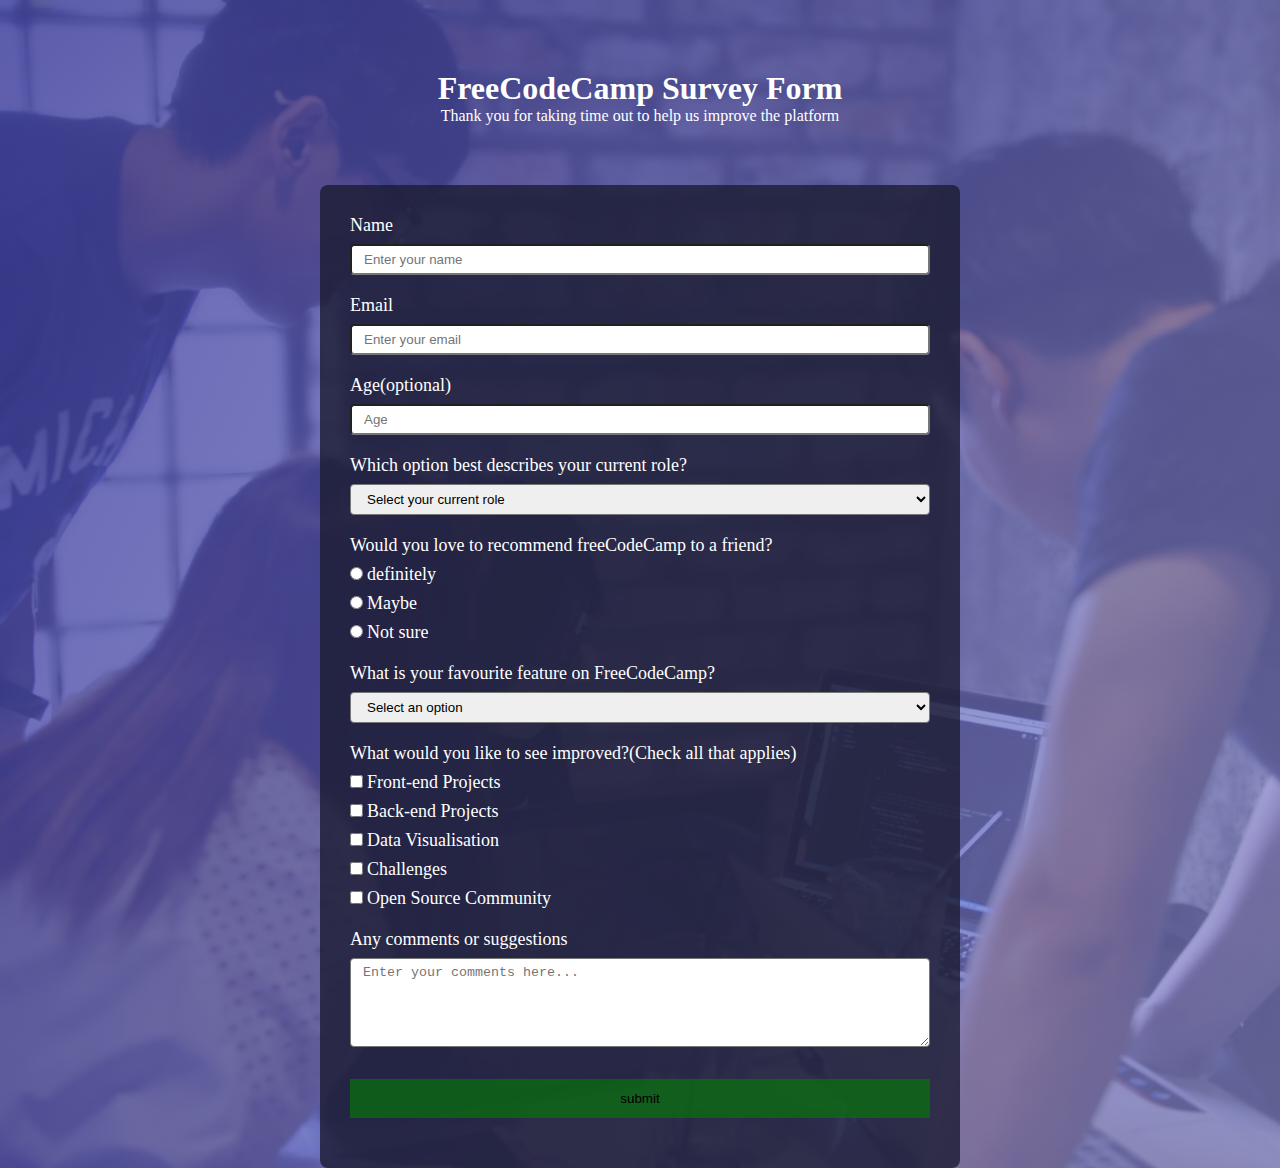
<file: index.html>
<!DOCTYPE html>
<html lang="en">
<head>
    <meta charset="UTF-8">
    <meta http-equiv="X-UA-Compatible" content="IE=edge">
    <meta name="viewport" content="width=device-width, initial-scale=1.0">
    <link rel="stylesheet" href="css/style.css">
    <title>FreeCodeCamp Survey Form</title>
</head>
<body>
    <section id="page-body">
        <div id="page-header">
            <h1>FreeCodeCamp Survey Form</h1>
            <p>Thank you for taking time out to help us improve the platform</p>
        </div>
        <div id="form-container">
            <form action="">
                <div class="input-box">
                    <label for="name">Name</label>
                    <br>
                    <input type="text" id="name" placeholder="Enter your name">
                </div>
                <div class="input-box">
                    <label for="email">Email</label>
                    <br>
                    <input type="email" id="email" placeholder="Enter your email">
                </div>
                <div class="input-box">
                    <label for="age">Age(optional)</label>
                    <br>
                    <input type="number" id="age" placeholder="Age">
                </div>
                <div class="input-box">
                    <label for="currentRole" id="current role">Which option best describes your current role?</label><br>
                    <select name="" id="currentRole">
                        <option value="">Select your current role</option>
                        <option value="">Student</option>
                        <option value="">Full Time Job</option>
                        <option value="">Full Time Learning</option>
                        <option value="">Prefer not to say</option>
                        <option value="">Others</option>
                    </select>
                </div>
                <div class=input-box>
                    <label for="recommend">Would you love to recommend freeCodeCamp to a friend?</label><br>
                    <div class="radio-input">
                        <input type="radio">
                        <label>definitely</label>
                    </div>
                    <div class="radio-input">
                        <input type="radio">
                        <label>Maybe</label>
                    </div>
                    <div class="radio-input">
                        <input type="radio">
                        <label>Not sure</label>
                    </div>
                </div>
                <div class="input-box">
                    <label for="favFeature">What is your favourite feature on FreeCodeCamp?</label><br>
                    <select name="" id="favFeature">
                        <option value="">Select an option</option>
                        <option value="">Challenges</option>
                        <option value="">Projects</option>
                        <option value="">Community</option>
                        <option value="">Open Source</option>
                    </select>
                </div>
                <div class="input-box">
                    <label for="improvement">What would you like to see improved?(Check all that applies)</label>
                    <br>
                    <div class="check-input">
                    <input type="checkbox">
                    <label>Front-end Projects</label>
                </div>
                <div class="check-input">
                    <input type="checkbox">
                    <label>Back-end Projects</label>
                </div>
                <div class="check-input">
                    <input type="checkbox">
                    <label>Data Visualisation</label>
                </div>
                <div class="check-input">
                    <input type="checkbox">
                    <label>Challenges</label>
                </div>
                    <div class="check-input">
                        <input type="checkbox">
                        <label>Open Source Community</label>
                    </div>

                </div>
                <div class="input-box">
                    <label for="comments">Any comments or suggestions</label><br>
                    <textarea name="" id="" rows="5" maxlength="300" placeholder="Enter your comments here..."></textarea>
                </div>
                <div class="input-box">
                <input type="submit" value="submit">
                </div>
            </form>
        </div>
    </section>
</body>
</html>
</file>
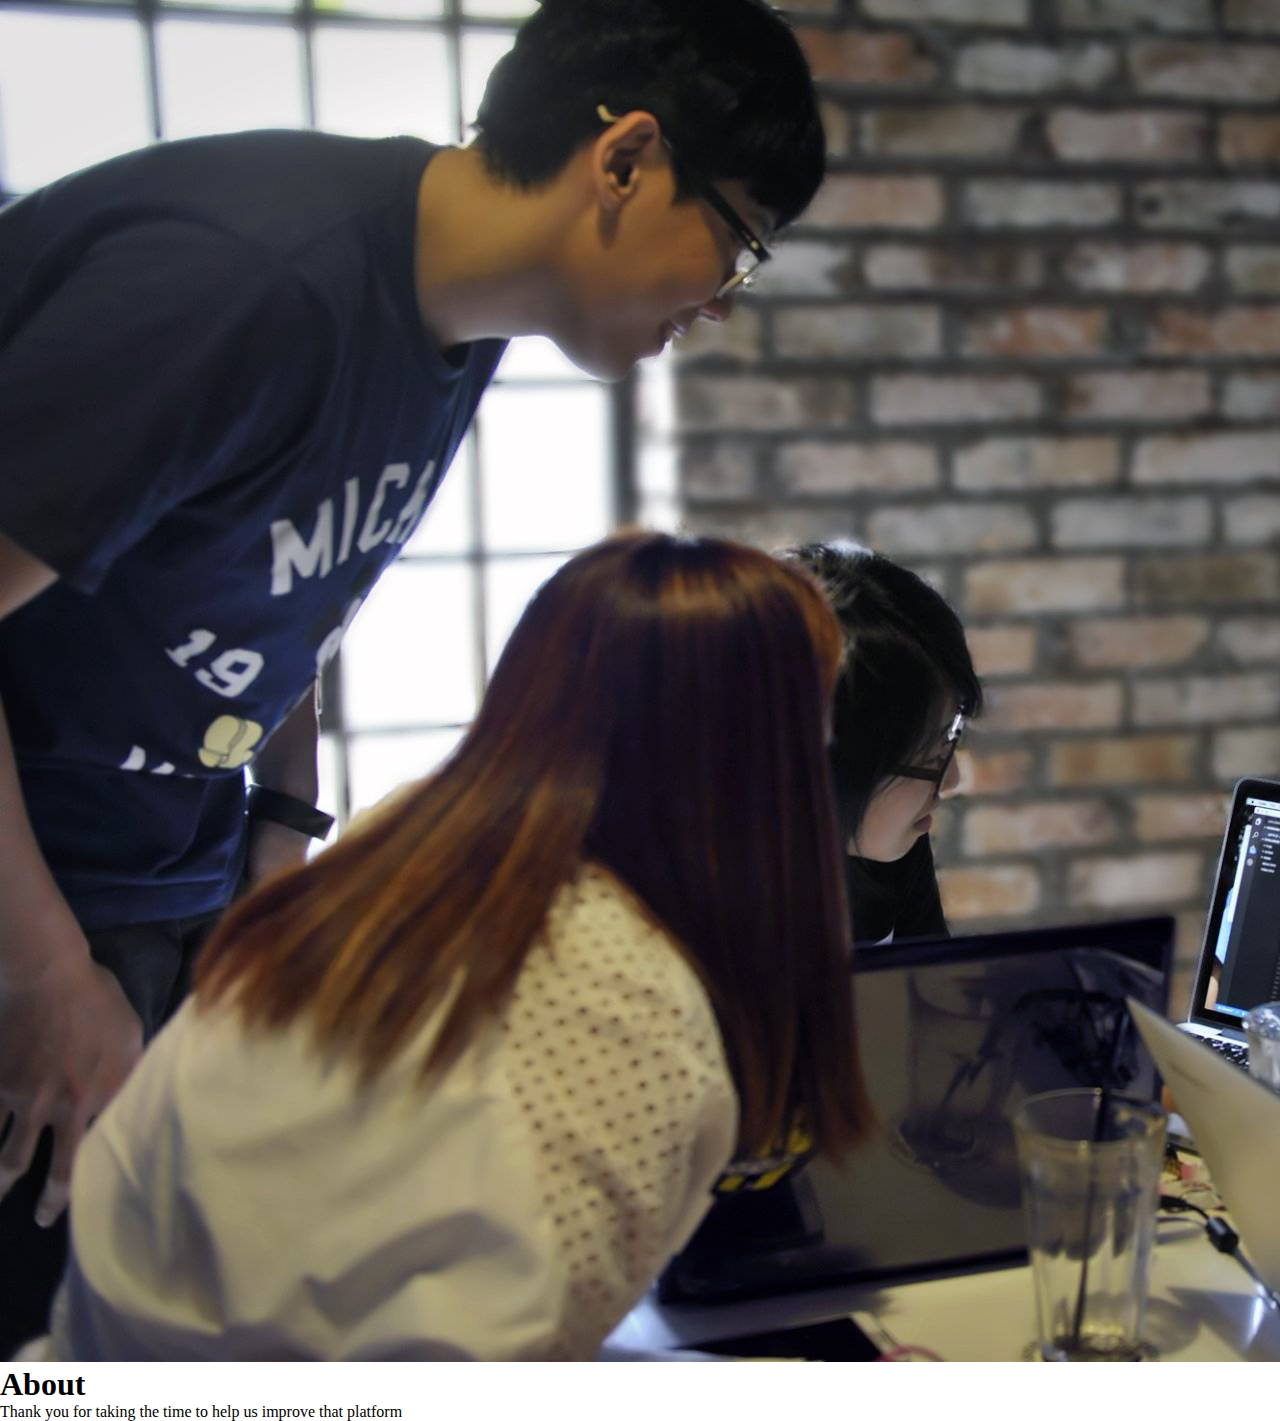
<file: js/about.html>
<!DOCTYPE html>
<html lang="en">
<head>
    <meta charset="UTF-8">
    <meta http-equiv="X-UA-Compatible" content="IE=edge">
    <meta name="viewport" content="width=device-width, initial-scale=1.0">
    <link rel="stylesheet" href="css/about.css">
    <title>About</title>
</head>
<body>
    <section class="flex container">
       <div class="image.box">
           <img src="img/survey-form-background.jpeg" alt="page background">
       </div>
       <div class="form-box">
        <h1>About</h1>
        <p>Thank you for taking the time to help us improve that platform</p>

        
       </div>
    </section>
</body>
</html>
</file>
<file: css/style.css>
* {
    padding: 0;
    margin: 0;
    box-sizing: border-box;
}

#page-body {
    background: linear-gradient( 115deg, rgba(58, 58, 158, 0.8), rgba(136, 136, 206, 0.7) ), url(../img/survey-form-background.jpeg);
    min-height: 100vh;
    background-size: cover;
    background-position: center;
    background-repeat: no-repeat;
    color: #ffffff;
}

#page-header {
    text-align: center;
    padding: 70px 0 60px 0;
}

#form-container {
    width: 50%;
    margin: 0 auto;
    background-color: rgba(27, 27, 50, 0.8);
    padding: 30px;
    border-radius: 8px;
}

input[type="text"], input[type="email"], input[type="number"], select, textarea, input[type="submit"] {
    width: 100%;
    margin-top: 8px;
}

input[type="text"], input[type="email"], input[type="number"], select, textarea {
    padding: 6px 12px;
    border-radius: 4px;
    outline: none;
}

input[type="text"]:focus {
    outline: none;
}
.input-box {
    margin-bottom: 20px;
}
       
label {
    font-size: 18px;
}

.radio-input, .check-input {
    margin-top: 8px;
}

input[type="submit"] {
    padding: 12px;
    background-color: rgba(0, 128, 0, 0.603);
    cursor: pointer;
    color: black;
    border: none;
}
</file>
<file: js/css/about.css>
* {
   margin: 0;
   padding: 0;
   box-sizing:border-box;
}

.flex-container {
display: flex;
flex-direction: column;
}

.flex-container .image-box {
    width: 50%;
}

.flex-container .image-box img {
    width: 100%;
}
</file>
